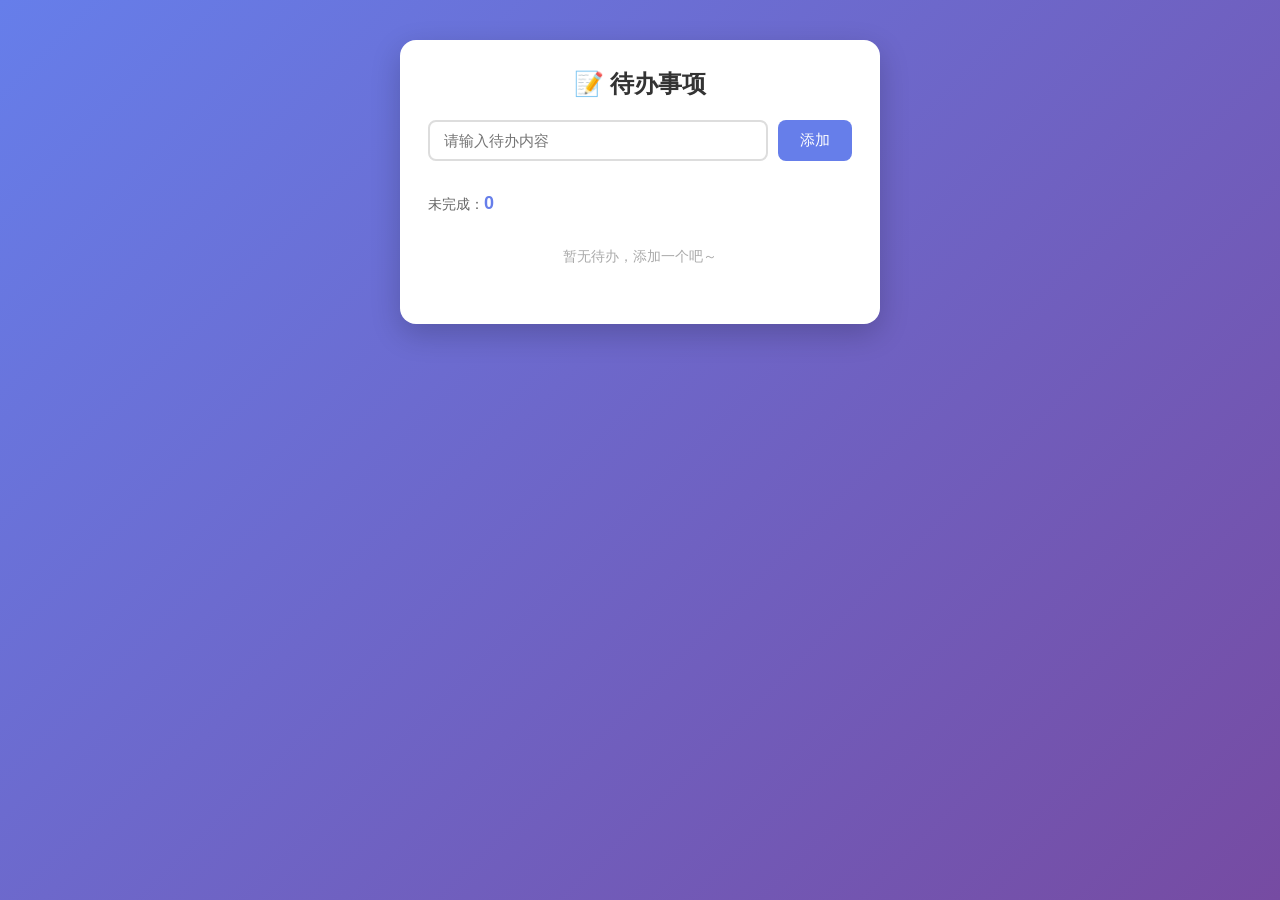
<file: 待办事项.html>
<!DOCTYPE html>
<html lang="zh-CN">
<head>
<meta charset="UTF-8">
<meta name="viewport" content="width=device-width, initial-scale=1.0">
<title>待办事项</title>
<link rel="stylesheet" href="style.css">
</head>
<body>
<div class="app">
  <h1>📝 待办事项</h1>

  <div class="add-box">
    <input type="text" id="taskInput" placeholder="请输入待办内容">
    <button id="addBtn">添加</button>
  </div>
  <p id="tip">⚠ 输入内容不能为空，请先输入待办内容！</p>

  <p class="stats">未完成：<strong id="leftCount">0</strong></p>

  <ul id="taskList"></ul>
</div>

<script src="script.js"></script>
</body>
</html>
</file>
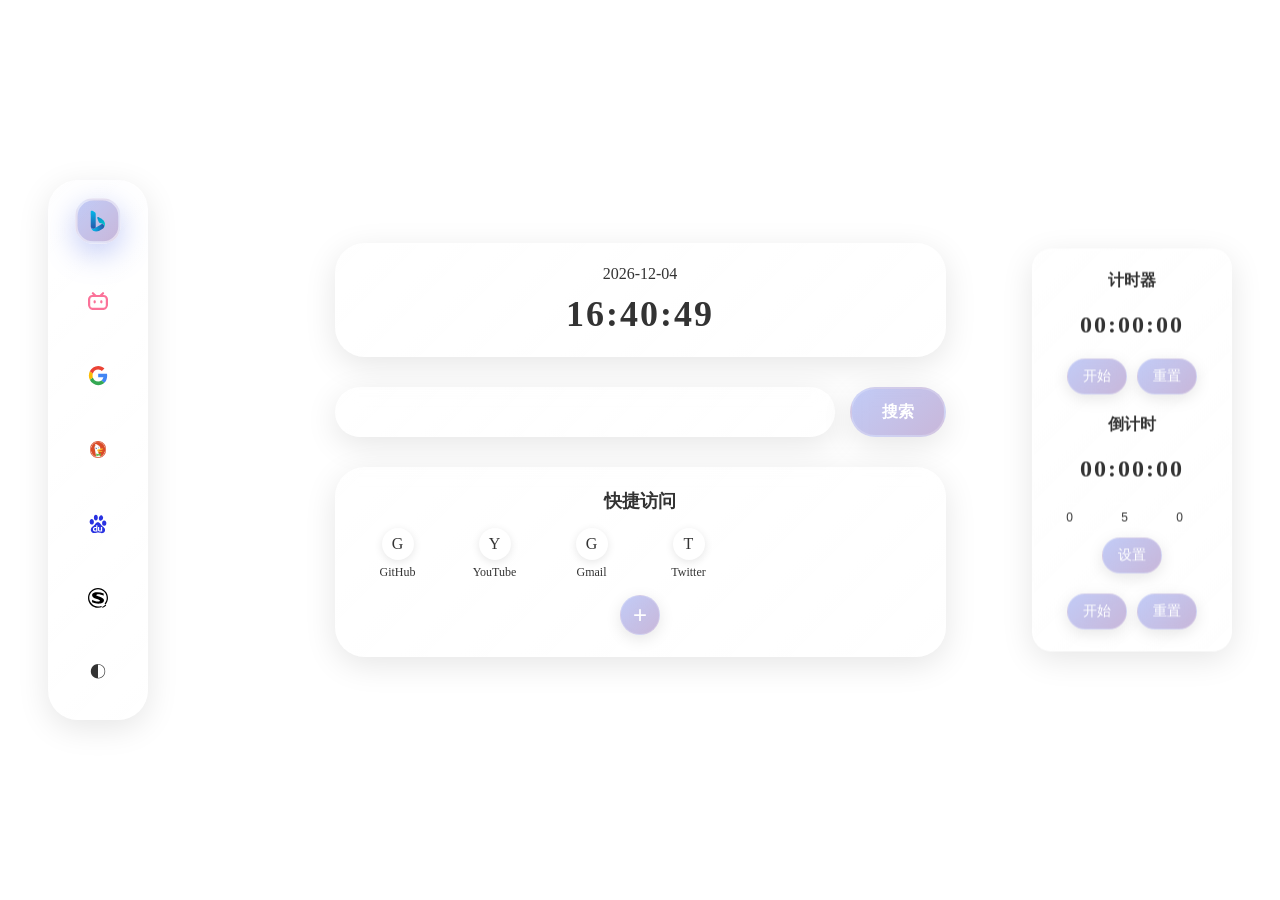
<file: Oralode/newtab.html>
<!DOCTYPE html>
<html lang="zh-CN">
<head>
	<meta charset="UTF-8">
	<meta name="viewport" content="width=device-width, initial-scale=1.0">
	<title>白虎</title>
	<link rel="stylesheet" href="index.css">
	<script src="./index.js" type="module"></script>
</head>
<body>

	<nav id="engine-select">
		<img src="res/bing.svg" alt="Bing">
		<img src="res/bilibili.svg" alt="Bilibili">
		<img src="res/google.svg" alt="Google">
		<img src="res/duckduckgo.png" alt="DuckDuckGo">
		<img src="res/baidu.svg" alt="Baidu">
		<img src="res/sogou.svg" alt="Sougo">
		<div id="theme-toggle" class="theme-toggle">
			<span class="theme-icon">◐</span>
		</div>
	</nav>
	
	<div id="timer-panel" class="timer-panel">
		<div class="timer-section">
			<h3>计时器</h3>
			<div class="timer-display" id="timer-display">00:00:00</div>
			<div class="timer-controls">
				<button id="timer-start" class="timer-btn">开始</button>
				<button id="timer-reset" class="timer-btn">重置</button>
			</div>
		</div>
		
		<div class="countdown-section">
			<h3>倒计时</h3>
			<div class="countdown-display" id="countdown-display">00:00:00</div>
			<div class="countdown-input">
				<input type="number" id="countdown-hours" class="countdown-input-field" min="0" max="23" value="0" placeholder="时">
				<input type="number" id="countdown-minutes" class="countdown-input-field" min="0" max="59" value="5" placeholder="分">
				<input type="number" id="countdown-seconds" class="countdown-input-field" min="0" max="59" value="0" placeholder="秒">
				<button id="countdown-set" class="timer-btn">设置</button>
			</div>
			<div class="countdown-controls">
				<button id="countdown-start" class="timer-btn">开始</button>
				<button id="countdown-reset" class="timer-btn">重置</button>
			</div>
		</div>
	</div>
	
	<main>
		<section>
			<div class="content-wrapper">
				<div class="time-display" id="time-display">
					<div class="date-part" id="date-part"></div>
					<div class="time-part" id="time-part"></div>
				</div>
				<div class="search-container">
					<form id="search-form" class="search-form">
						<input type="text" id="search-input" class="search-input" placeholder="请输入搜索内容...">
						<button type="submit" class="search-button">搜索</button>
					</form>
				</div>
				<!-- 快捷访问区域 -->
				<div class="quick-access-container">
					<h3 class="quick-access-title">快捷访问</h3>
					<div class="quick-access-grid" id="quick-access-grid">
						<!-- 快捷访问网站将通过JavaScript动态添加 -->
					</div>
					<button class="add-site-button" id="add-site-button">+</button>
				</div>
			</div>
			<!-- 添加网站模态框 -->
			<div class="modal" id="add-site-modal">
				<div class="modal-content">
					<span class="close" id="close-modal">&times;</span>
					<h2>添加网站</h2>
					<form id="add-site-form">
						<label for="site-name">网站名称:</label>
						<input type="text" id="site-name" required>
						<label for="site-url">网站地址:</label>
						<input type="url" id="site-url" placeholder="https://example.com" required>
						<button type="submit" class="submit-button">添加</button>
					</form>
				</div>
			</div>
		</section>
	</main>


</body>
</html>
</file>
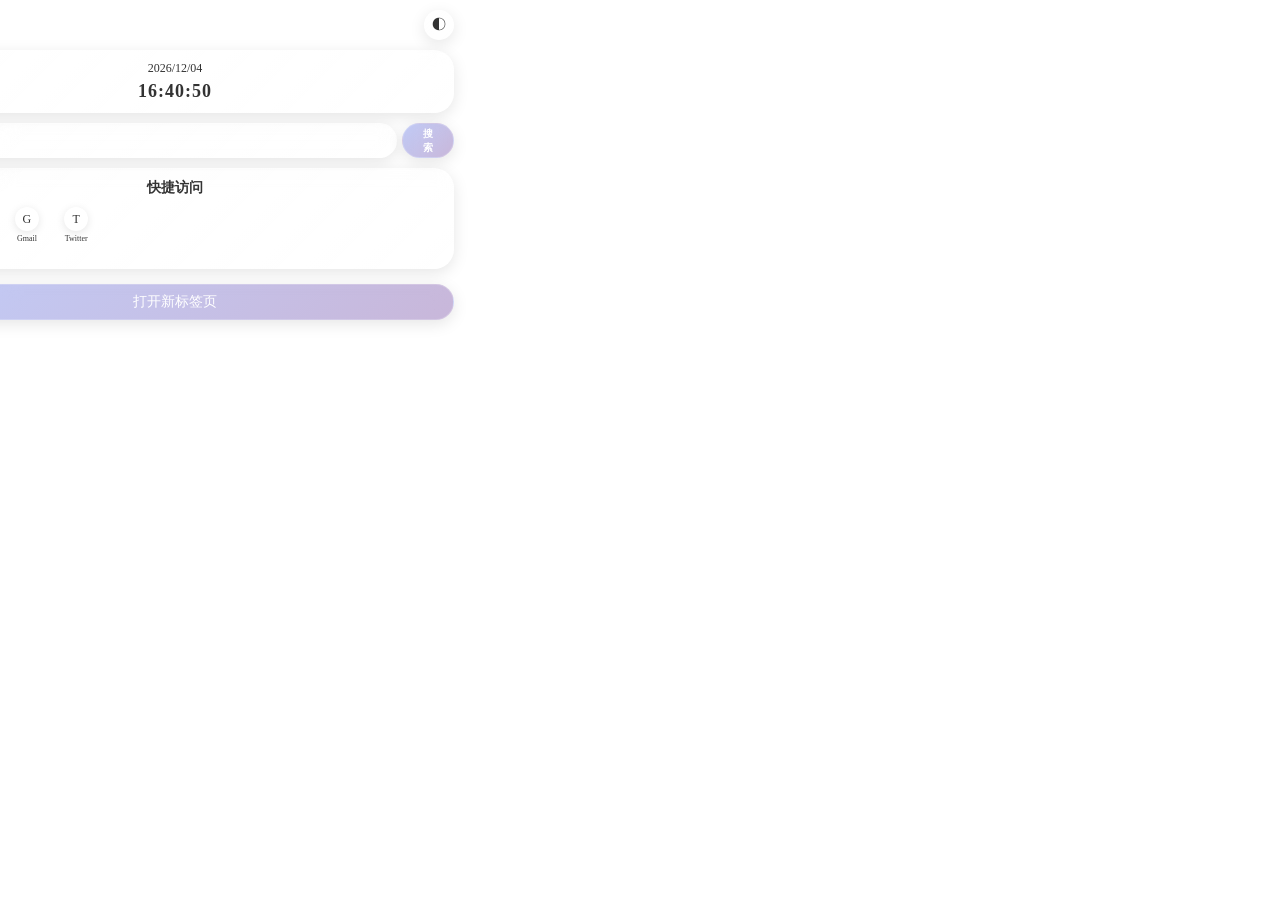
<file: Oralode/popup.html>
<!DOCTYPE html>
<html lang="zh-CN">
<head>
	<meta charset="UTF-8">
	<meta name="viewport" content="width=device-width, initial-scale=1.0">
	<title>白虎</title>
	<link rel="stylesheet" href="index.css">
	<link rel="stylesheet" href="css/popup/popup.css">
	<script src="./js/popup/popup.js" type="module"></script>
</head>
<body>
	<div class="popup-container">
		<div class="header">
			<h1>白虎</h1>
			<div id="theme-toggle" class="theme-toggle">
				<span class="theme-icon">◐</span>
			</div>
		</div>
		
		<div class="content">
			<div class="time-display" id="time-display">
				<div class="date-part" id="date-part"></div>
				<div class="time-part" id="time-part"></div>
			</div>
			
			<div class="search-container">
				<form id="search-form" class="search-form">
					<input type="text" id="search-input" class="search-input" placeholder="请输入搜索内容...">
					<button type="submit" class="search-button">搜索</button>
				</form>
			</div>
			
			<div class="quick-access-container">
				<h3 class="quick-access-title">快捷访问</h3>
				<div class="quick-access-grid" id="quick-access-grid">
					<!-- 快捷访问网站将通过JavaScript动态添加 -->
				</div>
			</div>
			
			<button id="open-new-tab" class="new-tab-button">打开新标签页</button>
		</div>
	</div>
</body>
</html>
</file>
<file: style.css>
/* ========== 待办事项 样式 ========== */
* {
  margin: 0;
  padding: 0;
  box-sizing: border-box;
}

body {
  font-family: "Microsoft YaHei", "PingFang SC", sans-serif;
  background: linear-gradient(135deg, #667eea, #764ba2);
  min-height: 100vh;
  display: flex;
  justify-content: center;
  align-items: flex-start;
  padding: 40px 16px;
}

.app {
  width: 100%;
  max-width: 480px;
  background: #fff;
  border-radius: 16px;
  box-shadow: 0 10px 30px rgba(0, 0, 0, .2);
  padding: 28px;
}

h1 {
  text-align: center;
  font-size: 24px;
  color: #333;
  margin-bottom: 20px;
}

/* ---- 输入区 ---- */
.add-box {
  display: flex;
  gap: 10px;
  margin-bottom: 6px;
}

#taskInput {
  flex: 1;
  padding: 10px 14px;
  border: 2px solid #ddd;
  border-radius: 8px;
  font-size: 15px;
  outline: none;
  transition: border-color .2s;
}

#taskInput:focus {
  border-color: #667eea;
}

#addBtn {
  padding: 10px 22px;
  border: none;
  border-radius: 8px;
  background: #667eea;
  color: #fff;
  font-size: 15px;
  cursor: pointer;
  transition: background .2s;
}

#addBtn:hover {
  background: #5568d3;
}

/* ---- 空输入提示：默认隐藏，空输入时显示 ---- */
#tip {
  min-height: 20px;
  font-size: 13px;
  color: #e74c3c;
  margin-bottom: 4px;
  visibility: hidden;
}

#tip.show {
  visibility: visible;
}

/* ---- 未完成计数 ---- */
.stats {
  font-size: 14px;
  color: #666;
  margin: 6px 0 14px;
}

.stats strong {
  color: #667eea;
  font-size: 18px;
}

/* ---- 列表 ---- */
ul {
  list-style: none;
}

li {
  display: flex;
  align-items: center;
  gap: 12px;
  padding: 12px;
  border: 1px solid #eee;
  border-radius: 10px;
  margin-bottom: 10px;
  transition: background .2s;
}

li:hover {
  background: #f8f9ff;
}

li .text {
  flex: 1;
  font-size: 15px;
  color: #333;
  word-break: break-all;
}

/* 已完成状态：删除线 */
li.done .text {
  text-decoration: line-through;
  color: #999;
}

/* ---- 按钮 ---- */
.btn {
  border: none;
  cursor: pointer;
  border-radius: 6px;
  font-size: 13px;
  padding: 7px 12px;
  transition: .2s;
}

.finish-btn {
  background: #2ecc71;
  color: #fff;
}

.finish-btn:hover {
  background: #27ae60;
}

li.done .finish-btn {
  background: #95a5a6;
}

li.done .finish-btn:hover {
  background: #7f8c8d;
}

.del-btn {
  background: #e74c3c;
  color: #fff;
  padding: 7px 14px;
  font-weight: bold;
}

.del-btn:hover {
  background: #c0392b;
}

/* ---- 空列表占位提示 ---- */
li.empty {
  border: none;
  background: none;
  justify-content: center;
  color: #aaa;
  font-size: 14px;
  padding: 20px 0;
}
</file>
<file: Oralode/index.css>
@import "css/newtap/nav.css";
@import "./css/newtap/search.css";

:root {
	/* 浅色主题变量 */
	--bg-color: #ffffff;
	--text-color: #333333;
	--accent-color: rgba(102, 126, 234, 0.4);
	--accent-color-2: rgba(118, 75, 162, 0.4);
	--glass-bg: linear-gradient(135deg, rgba(255, 255, 255, 0.1), rgba(255, 255, 255, 0.05));
	--glass-border: rgba(255, 255, 255, 0.2);
	--glass-shadow: rgba(0, 0, 0, 0.1);
	--input-bg: rgba(255, 255, 255, 0.2);
	--input-border: rgba(255, 255, 255, 0.3);
}

[data-theme="dark"] {
	/* 深色主题变量 */
	--bg-color: #1a1a1a;
	--text-color: #f0f0f0;
	--accent-color: rgba(102, 126, 234, 0.6);
	--accent-color-2: rgba(118, 75, 162, 0.6);
	--glass-bg: linear-gradient(135deg, rgba(50, 50, 50, 0.3), rgba(30, 30, 30, 0.2));
	--glass-border: rgba(100, 100, 100, 0.4);
	--glass-shadow: rgba(0, 0, 0, 0.3);
	--input-bg: rgba(50, 50, 50, 0.4);
	--input-border: rgba(100, 100, 100, 0.5);
}

*{
	margin: 0;
	padding: 0;
	box-sizing: border-box;
	
	-webkit-user-drag: none;
	-webkit-user-select: none;
}

body{
	height: 100vh;
	width: 100vw;
	
	font-size: 16px;
	background-color: var(--bg-color);
	color: var(--text-color);
	
	/* 使用flex布局使内容垂直居中 */
	display: flex;
	flex-direction: column;
	align-items: center;
	justify-content: center;
}
</file>
<file: Oralode/css/popup/popup.css>
*{
	margin: 0;
	padding: 0;
	box-sizing: border-box;
}

body{
	width: 350px;
	height: 350px;
	font-size: 16px;
	background-color: var(--bg-color);
	color: var(--text-color);
}

/* 主题变量 */
:root {
	/* 浅色主题变量 */
	--bg-color: #ffffff;
	--text-color: #333333;
	--accent-color: rgba(102, 126, 234, 0.4);
	--accent-color-2: rgba(118, 75, 162, 0.4);
	--glass-bg: linear-gradient(135deg, rgba(255, 255, 255, 0.1), rgba(255, 255, 255, 0.05));
	--glass-border: rgba(255, 255, 255, 0.2);
	--glass-shadow: rgba(0, 0, 0, 0.1);
	--input-bg: rgba(255, 255, 255, 0.2);
	--input-border: rgba(255, 255, 255, 0.3);
}

[data-theme="dark"] {
	/* 深色主题变量 */
	--bg-color: #1a1a1a;
	--text-color: #f0f0f0;
	--accent-color: rgba(102, 126, 234, 0.6);
	--accent-color-2: rgba(118, 75, 162, 0.6);
	--glass-bg: linear-gradient(135deg, rgba(50, 50, 50, 0.3), rgba(30, 30, 30, 0.2));
	--glass-border: rgba(100, 100, 100, 0.4);
	--glass-shadow: rgba(0, 0, 0, 0.3);
	--input-bg: rgba(50, 50, 50, 0.4);
	--input-border: rgba(100, 100, 100, 0.5);
}

.popup-container {
	display: flex;
	flex-direction: column;
	height: 100%;
	padding: 10px;
}

.header {
	display: flex;
	justify-content: space-between;
	align-items: center;
	margin-bottom: 10px;
}

.header h1 {
	font-size: 20px;
	color: var(--text-color);
}

/* 主题切换按钮样式 */
.theme-toggle {
	width: 30px;
	height: 30px;
	cursor: pointer;
	transition: all 0.3s ease;
	padding: 5px;
	border-radius: 15px;
	background: var(--glass-bg);
	border: 1px solid var(--glass-border);
	display: flex;
	align-items: center;
	justify-content: center;
	backdrop-filter: blur(10px);
	-webkit-backdrop-filter: blur(10px);
	box-shadow: 0 4px 16px var(--glass-shadow);
}

.theme-toggle:hover {
	transform: scale(1.1);
	background: rgba(255, 255, 255, 0.2);
	border: 1px solid rgba(255, 255, 255, 0.3);
	box-shadow: 0 5px 15px rgba(102, 126, 234, 0.4);
}

.theme-icon {
	font-size: 14px;
	color: #333;
	transition: all 0.3s ease;
}

.time-display {
	display: flex;
	flex-direction: column;
	align-items: center;
	justify-content: center;
	width: 100%;
	padding: 10px;
	border-radius: 20px;
	background: var(--glass-bg);
	backdrop-filter: blur(10px);
	-webkit-backdrop-filter: blur(10px);
	box-shadow: 0 4px 16px var(--glass-shadow);
	border: 1px solid var(--glass-border);
	color: var(--text-color);
	text-align: center;
	margin-bottom: 10px;
}

.date-part {
	font-size: 12px;
	margin-bottom: 5px;
	color: var(--text-color);
}

.time-part {
	font-size: 18px;
	font-weight: bold;
	color: var(--text-color);
	letter-spacing: 1px;
}

.search-container {
	width: 100%;
	display: flex;
	justify-content: center;
	align-items: center;
	margin-bottom: 10px;
}

.search-form {
	width: 100%;
	display: flex;
	justify-content: center;
	align-items: center;
	gap: 5px;
}

.search-input {
	flex: 1;
	height: 35px;
	padding: 0 15px;
	font-size: 14px;
	border-radius: 20px;
	background: var(--glass-bg);
	backdrop-filter: blur(10px);
	-webkit-backdrop-filter: blur(10px);
	box-shadow: 0 4px 16px var(--glass-shadow);
	border: 1px solid var(--glass-border);
	color: var(--text-color);
	outline: none;
	transition: all 0.3s ease;
}

.search-input::placeholder {
	color: rgba(255, 255, 255, 0.7);
}

.search-input:focus {
	border-color: var(--accent-color);
	box-shadow: 0 4px 16px rgba(102, 126, 234, 0.2);
}

.search-button {
	height: 35px;
	padding: 0 20px;
	font-size: 10px;
	font-weight: bold;
	border-radius: 20px;
	background: linear-gradient(135deg, var(--accent-color), var(--accent-color-2));
	backdrop-filter: blur(10px);
	-webkit-backdrop-filter: blur(10px);
	box-shadow: 0 4px 16px var(--glass-shadow);
	border: 1px solid var(--glass-border);
	color: white;
	cursor: pointer;
	transition: all 0.3s ease;
}

.search-button:hover {
	box-shadow: 0 6px 20px var(--accent-color);
	border-color: rgba(255, 255, 255, 0.5);
}

.search-button:active {
	box-shadow: 0 3px 10px rgba(102, 126, 234, 0.3);
}

/* 快捷访问样式 */
.quick-access-container {
	width: 100%;
	padding: 10px;
	border-radius: 20px;
	background: var(--glass-bg);
	backdrop-filter: blur(10px);
	-webkit-backdrop-filter: blur(10px);
	box-shadow: 0 4px 16px var(--glass-shadow);
	border: 1px solid var(--glass-border);
	color: var(--text-color);
	text-align: center;
	margin-bottom: 10px;
}

.quick-access-title {
	font-size: 14px;
	margin: 0 0 10px 0;
	color: var(--text-color);
	font-weight: bold;
}

.quick-access-grid {
	display: grid;
	grid-template-columns: repeat(auto-fill, minmax(40px, 1fr));
	gap: 8px;
}

.quick-access-item {
	display: flex;
	flex-direction: column;
	align-items: center;
	cursor: pointer;
	transition: transform 0.2s;
}

.quick-access-item:hover {
	transform: scale(1.1);
}

.quick-access-favicon {
	width: 24px;
	height: 24px;
	border-radius: 50%;
	background-color: #fff;
	display: flex;
	align-items: center;
	justify-content: center;
	margin-bottom: 3px;
	box-shadow: 0 2px 8px rgba(0, 0, 0, 0.1);
	color: #333;
	font-size: 12px;
}

.quick-access-name {
	font-size: 8px;
	color: var(--text-color);
	text-align: center;
	word-break: break-word;
	max-width: 40px;
}

.new-tab-button {
	width: 100%;
	padding: 8px;
	border-radius: 20px;
	background: linear-gradient(135deg, var(--accent-color), var(--accent-color-2));
	backdrop-filter: blur(10px);
	-webkit-backdrop-filter: blur(10px);
	box-shadow: 0 4px 16px var(--glass-shadow);
	border: 1px solid var(--glass-border);
	color: white;
	font-size: 14px;
	cursor: pointer;
	transition: all 0.3s ease;
	margin-top: 5px;
}

.new-tab-button:hover {
	box-shadow: 0 6px 20px var(--accent-color);
	border-color: rgba(255, 255, 255, 0.5);
}
</file>
